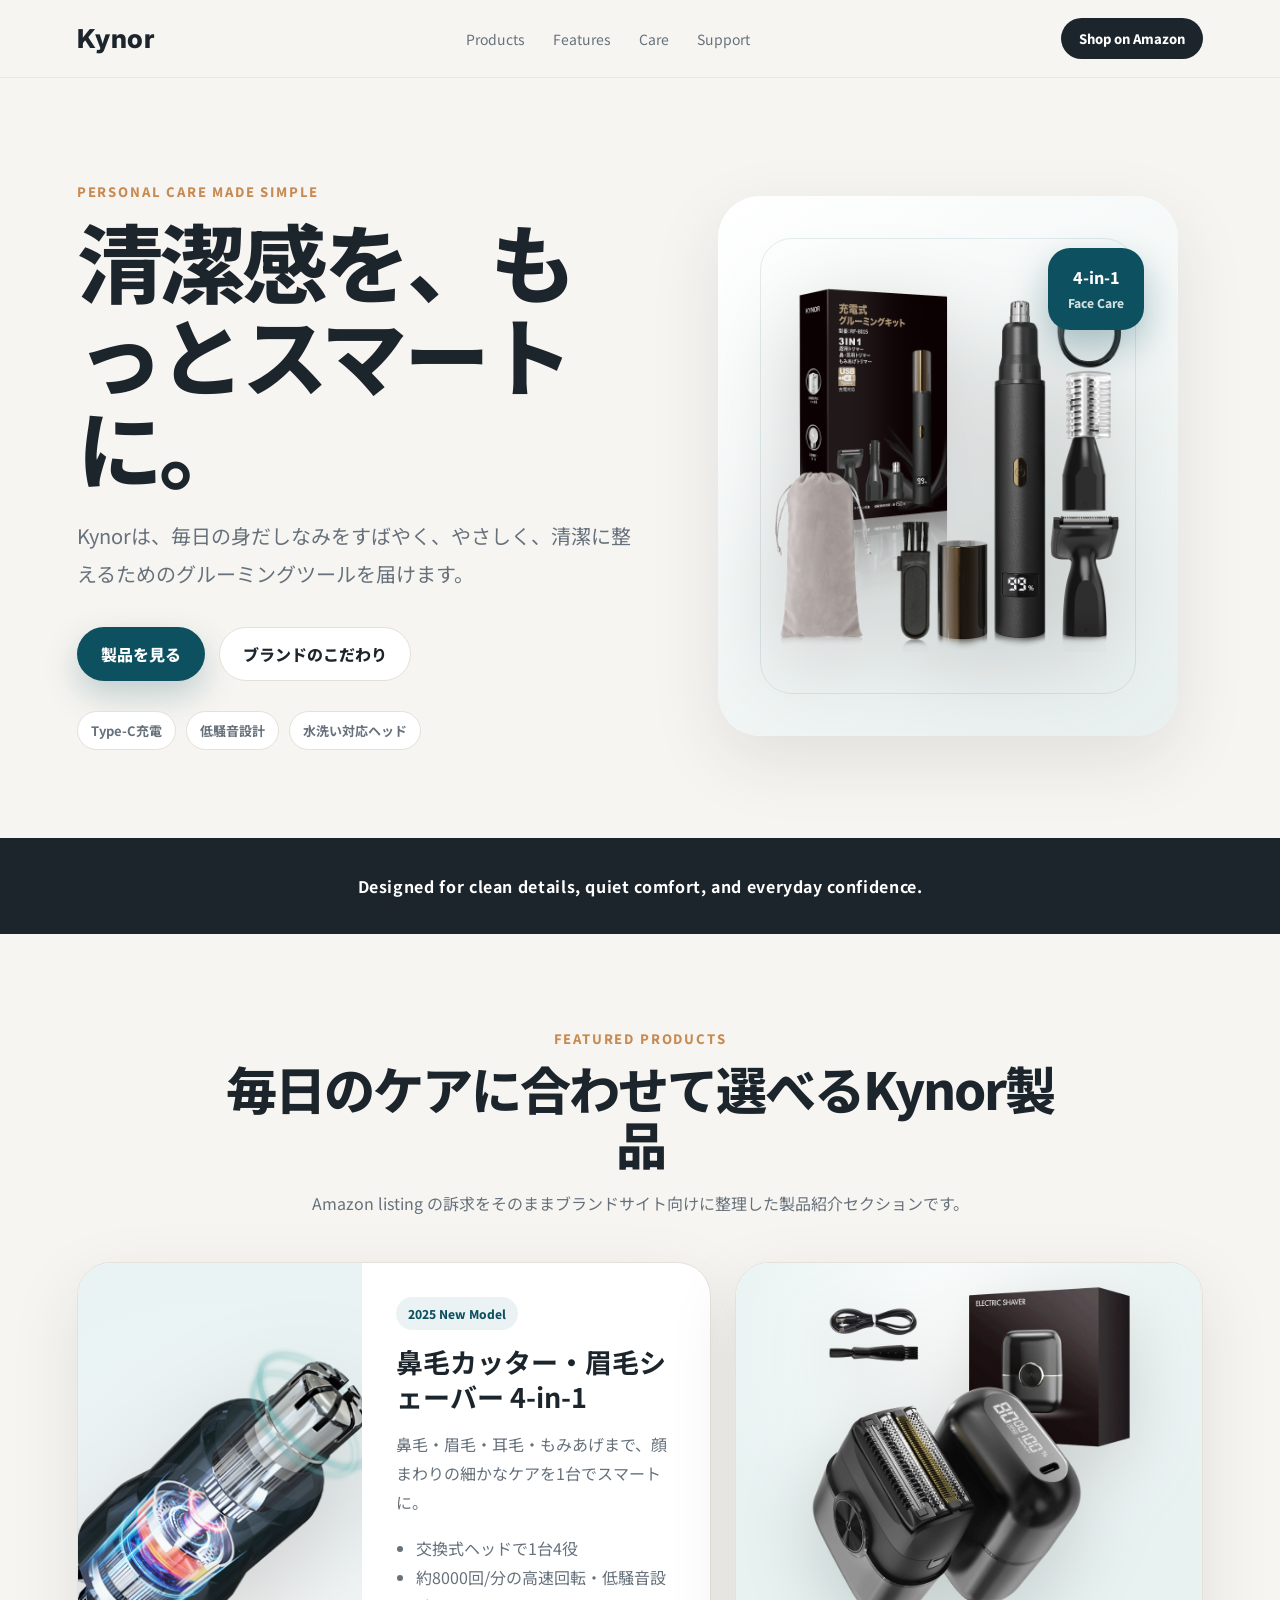
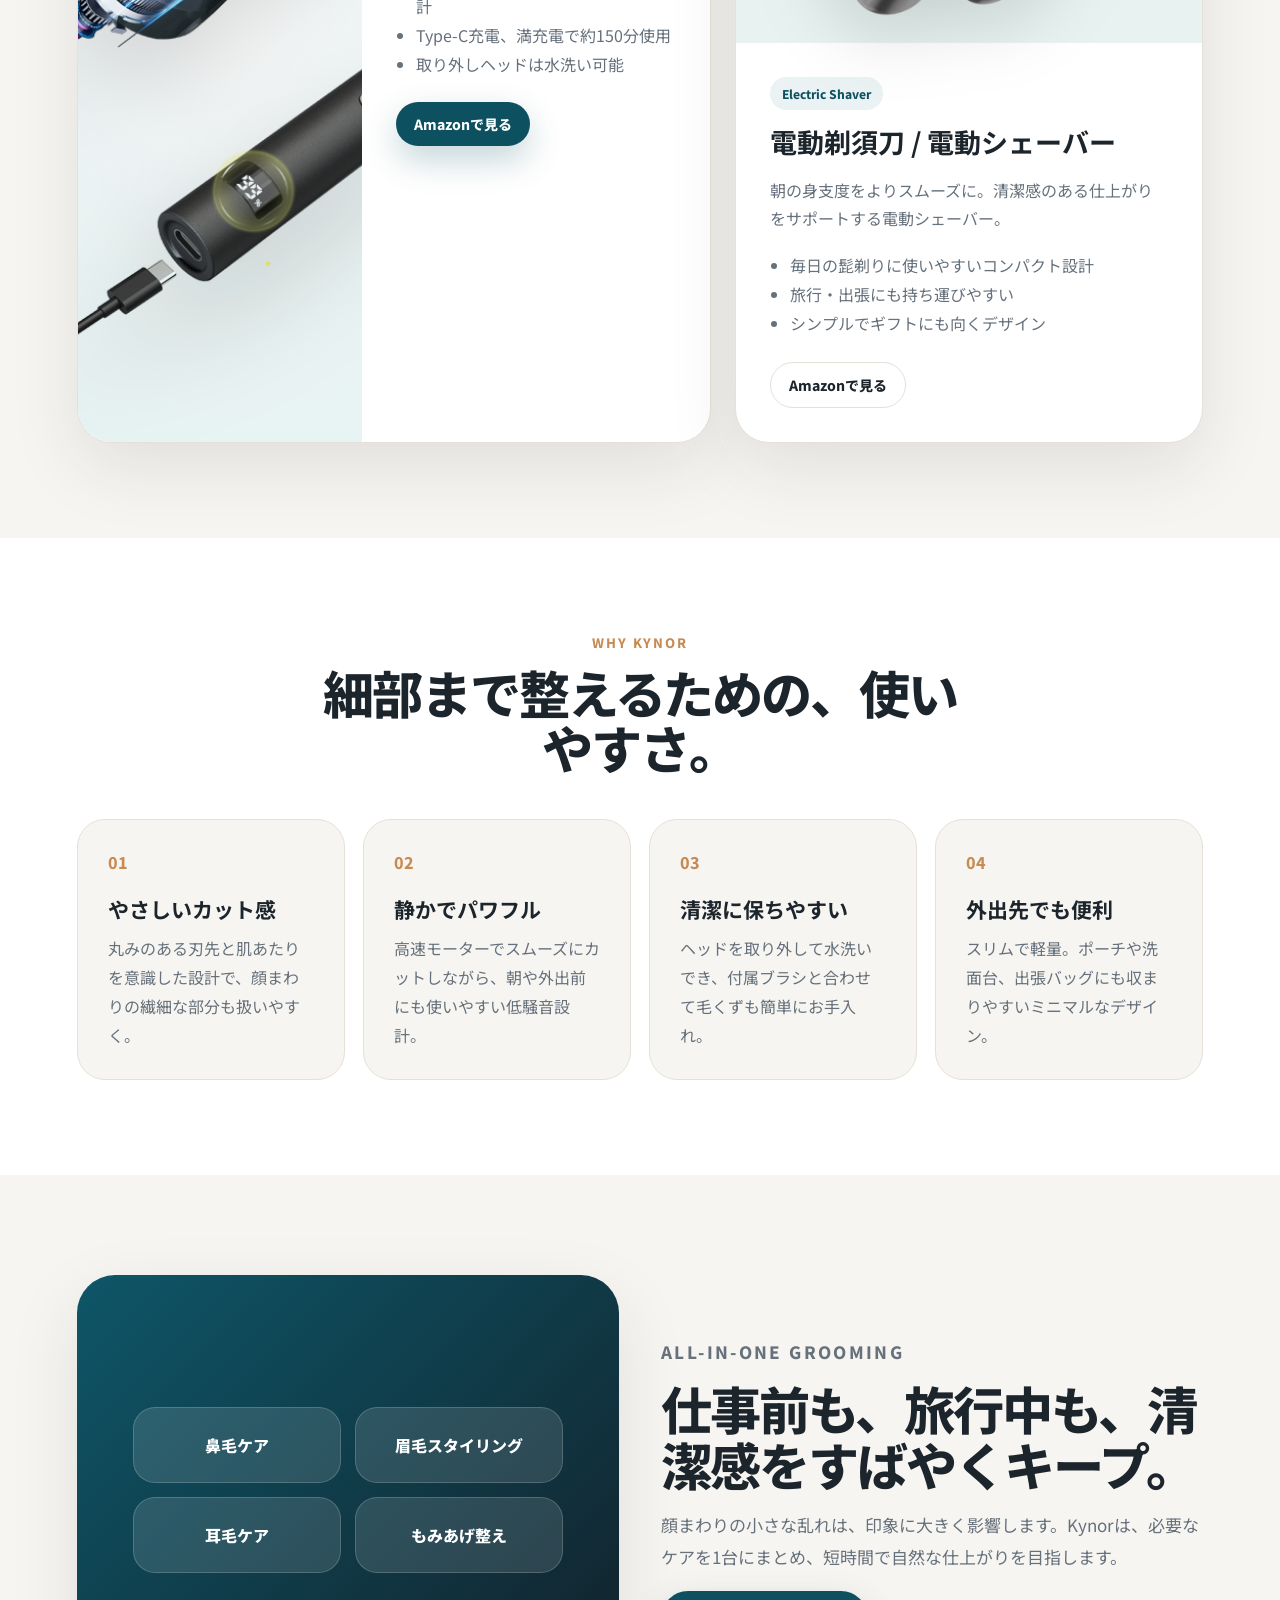
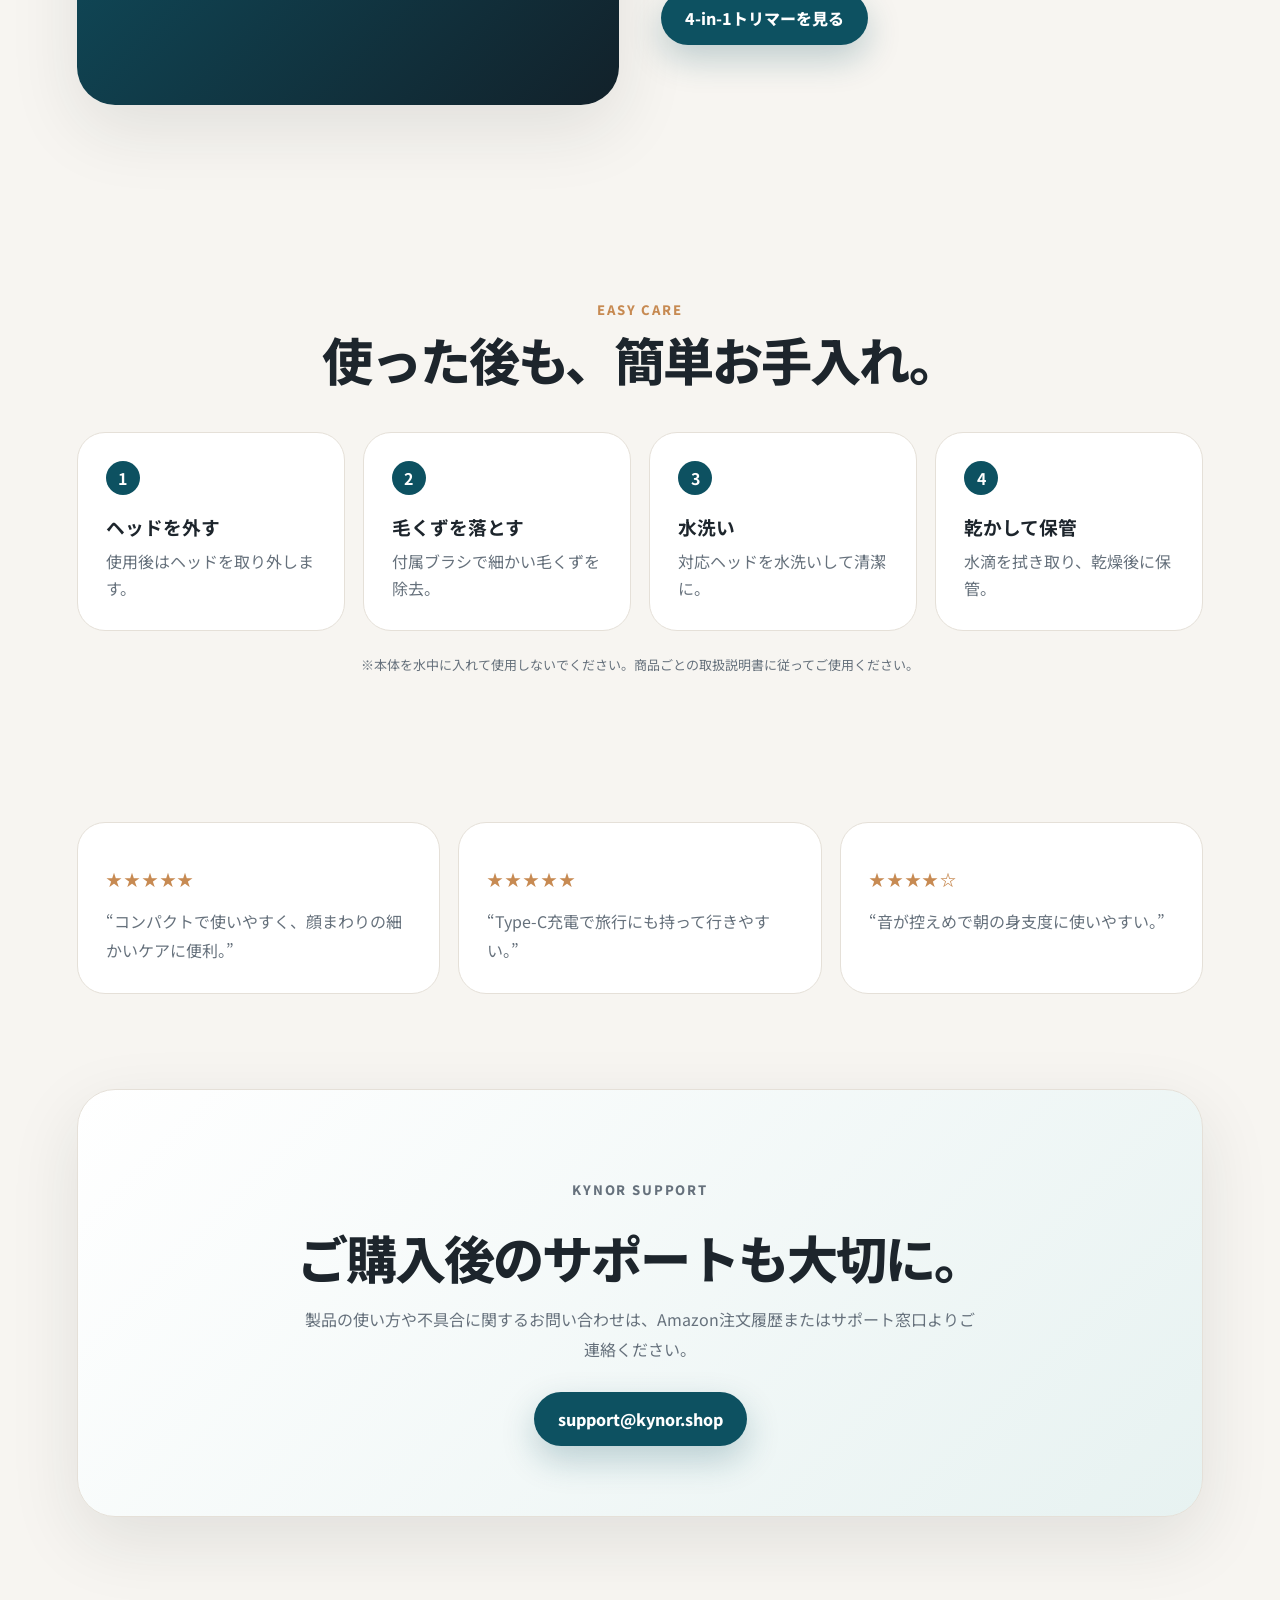
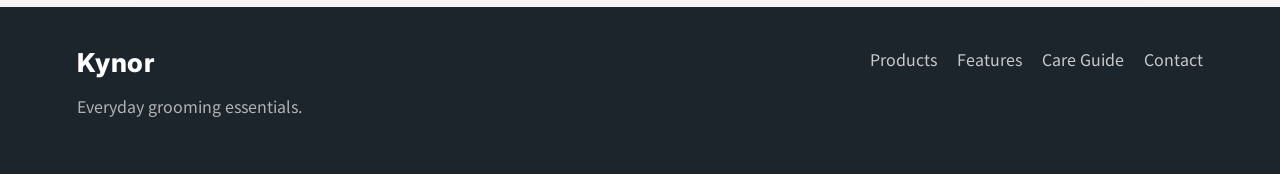
<file: index.html>
<!doctype html>
<html lang="ja">
<head>
  <meta charset="utf-8" />
  <meta name="viewport" content="width=device-width, initial-scale=1" />
  <title>Kynor | Everyday Grooming Essentials</title>
  <meta name="description" content="Kynor公式ブランドサイト。鼻毛カッター、眉毛シェーバー、電動シェーバーなど、毎日の身だしなみをスマートに整えるグルーミングアイテム。" />
  <link rel="preconnect" href="https://fonts.googleapis.com">
  <link rel="preconnect" href="https://fonts.gstatic.com" crossorigin>
  <link href="https://fonts.googleapis.com/css2?family=Noto+Sans+JP:wght@400;500;700;800&family=Inter:wght@500;700;800&display=swap" rel="stylesheet">
  <link rel="stylesheet" href="styles.css" />
</head>
<body>
  <header class="site-header">
    <a class="logo" href="#top">Kynor</a>
    <nav class="nav">
      <a href="#products">Products</a>
      <a href="#features">Features</a>
      <a href="#care">Care</a>
      <a href="#support">Support</a>
    </nav>
    <a class="header-btn" href="#products">Shop on Amazon</a>
  </header>

  <main id="top">
    <section class="hero">
      <div class="hero-copy">
        <p class="eyebrow">Personal care made simple</p>
        <h1>清潔感を、もっとスマートに。</h1>
        <p class="lead">Kynorは、毎日の身だしなみをすばやく、やさしく、清潔に整えるためのグルーミングツールを届けます。</p>
        <div class="hero-actions">
          <a class="primary-btn" href="#products">製品を見る</a>
          <a class="secondary-btn" href="#features">ブランドのこだわり</a>
        </div>
        <div class="trust-row">
          <span>Type-C充電</span>
          <span>低騒音設計</span>
          <span>水洗い対応ヘッド</span>
        </div>
      </div>
      <div class="hero-visual" aria-label="Kynor grooming product visual">
        <div class="hero-image-card">
          <img src="images/hero-products.png" alt="Kynor grooming products" class="hero-product-img" />
          <div class="floating-badge">4-in-1<br><small>Face Care</small></div>
        </div>
      </div>
    </section>

    <section class="brand-strip">
      <p>Designed for clean details, quiet comfort, and everyday confidence.</p>
    </section>

    <section id="products" class="section products-section">
      <div class="section-heading">
        <p class="eyebrow">Featured Products</p>
        <h2>毎日のケアに合わせて選べるKynor製品</h2>
        <p>Amazon listing の訴求をそのままブランドサイト向けに整理した製品紹介セクションです。</p>
      </div>

      <div class="product-grid">
        <article class="product-card featured">
          <div class="product-image">
            <img src="images/trimmer-main.png" alt="Kynor 4-in-1鼻毛カッター・眉毛シェーバー" class="trimmer-main-img" />
          </div>
          <div class="product-content">
            <span class="tag">2025 New Model</span>
            <h3>鼻毛カッター・眉毛シェーバー 4-in-1</h3>
            <p>鼻毛・眉毛・耳毛・もみあげまで、顔まわりの細かなケアを1台でスマートに。</p>
            <ul>
              <li>交換式ヘッドで1台4役</li>
              <li>約8000回/分の高速回転・低騒音設計</li>
              <li>Type-C充電、満充電で約150分使用</li>
              <li>取り外しヘッドは水洗い可能</li>
            </ul>
            <a class="primary-btn small" href="https://www.amazon.co.jp/dp/B0F99F11BW" target="_blank" rel="noopener">Amazonで見る</a>
          </div>
        </article>

        <article class="product-card">
          <div class="product-image">
            <img src="images/shaver-main.png" alt="Kynor電動シェーバー" />
          </div>
          <div class="product-content">
            <span class="tag">Electric Shaver</span>
            <h3>電動剃須刀 / 電動シェーバー</h3>
            <p>朝の身支度をよりスムーズに。清潔感のある仕上がりをサポートする電動シェーバー。</p>
            <ul>
              <li>毎日の髭剃りに使いやすいコンパクト設計</li>
              <li>旅行・出張にも持ち運びやすい</li>
              <li>シンプルでギフトにも向くデザイン</li>
            </ul>
            <a class="secondary-btn small" href="https://www.amazon.co.jp/dp/B0FLK7RG99" target="_blank" rel="noopener">Amazonで見る</a>
          </div>
        </article>
      </div>
    </section>

    <section id="features" class="section feature-section">
      <div class="section-heading narrow">
        <p class="eyebrow">Why Kynor</p>
        <h2>細部まで整えるための、使いやすさ。</h2>
      </div>
      <div class="feature-grid">
        <div class="feature-card">
          <span class="feature-icon">01</span>
          <h3>やさしいカット感</h3>
          <p>丸みのある刃先と肌あたりを意識した設計で、顔まわりの繊細な部分も扱いやすく。</p>
        </div>
        <div class="feature-card">
          <span class="feature-icon">02</span>
          <h3>静かでパワフル</h3>
          <p>高速モーターでスムーズにカットしながら、朝や外出前にも使いやすい低騒音設計。</p>
        </div>
        <div class="feature-card">
          <span class="feature-icon">03</span>
          <h3>清潔に保ちやすい</h3>
          <p>ヘッドを取り外して水洗いでき、付属ブラシと合わせて毛くずも簡単にお手入れ。</p>
        </div>
        <div class="feature-card">
          <span class="feature-icon">04</span>
          <h3>外出先でも便利</h3>
          <p>スリムで軽量。ポーチや洗面台、出張バッグにも収まりやすいミニマルなデザイン。</p>
        </div>
      </div>
    </section>

    <section class="split-section">
      <div class="split-visual">
        <div class="usage-card">
          <span>鼻毛ケア</span><span>眉毛スタイリング</span><span>耳毛ケア</span><span>もみあげ整え</span>
        </div>
      </div>
      <div class="split-copy">
        <p class="eyebrow">All-in-one grooming</p>
        <h2>仕事前も、旅行中も、清潔感をすばやくキープ。</h2>
        <p>顔まわりの小さな乱れは、印象に大きく影響します。Kynorは、必要なケアを1台にまとめ、短時間で自然な仕上がりを目指します。</p>
        <a class="primary-btn" href="https://www.amazon.co.jp/dp/B0F99F11BW" target="_blank" rel="noopener">4-in-1トリマーを見る</a>
      </div>
    </section>

    <section id="care" class="section care-section">
      <div class="section-heading">
        <p class="eyebrow">Easy Care</p>
        <h2>使った後も、簡単お手入れ。</h2>
      </div>
      <div class="care-steps">
        <div><strong>1</strong><h3>ヘッドを外す</h3><p>使用後はヘッドを取り外します。</p></div>
        <div><strong>2</strong><h3>毛くずを落とす</h3><p>付属ブラシで細かい毛くずを除去。</p></div>
        <div><strong>3</strong><h3>水洗い</h3><p>対応ヘッドを水洗いして清潔に。</p></div>
        <div><strong>4</strong><h3>乾かして保管</h3><p>水滴を拭き取り、乾燥後に保管。</p></div>
      </div>
      <p class="note">※本体を水中に入れて使用しないでください。商品ごとの取扱説明書に従ってご使用ください。</p>
    </section>

    <section class="review-section">
      <div class="review-card">
        <p class="stars">★★★★★</p>
        <blockquote>“コンパクトで使いやすく、顔まわりの細かいケアに便利。”</blockquote>
      </div>
      <div class="review-card">
        <p class="stars">★★★★★</p>
        <blockquote>“Type-C充電で旅行にも持って行きやすい。”</blockquote>
      </div>
      <div class="review-card">
        <p class="stars">★★★★☆</p>
        <blockquote>“音が控えめで朝の身支度に使いやすい。”</blockquote>
      </div>
    </section>

    <section id="support" class="cta-section">
      <p class="eyebrow">Kynor Support</p>
      <h2>ご購入後のサポートも大切に。</h2>
      <p>製品の使い方や不具合に関するお問い合わせは、Amazon注文履歴またはサポート窓口よりご連絡ください。</p>
      <a class="primary-btn" href="mailto:support@kynor.shop">support@kynor.shop</a>
    </section>
  </main>

  <footer class="footer">
    <div>
      <a class="logo" href="#top">Kynor</a>
      <p>Everyday grooming essentials.</p>
    </div>
    <div class="footer-links">
      <a href="#products">Products</a>
      <a href="#features">Features</a>
      <a href="#care">Care Guide</a>
      <a href="mailto:support@kynor.shop">Contact</a>
    </div>
  </footer>
</body>
</html>
</file>
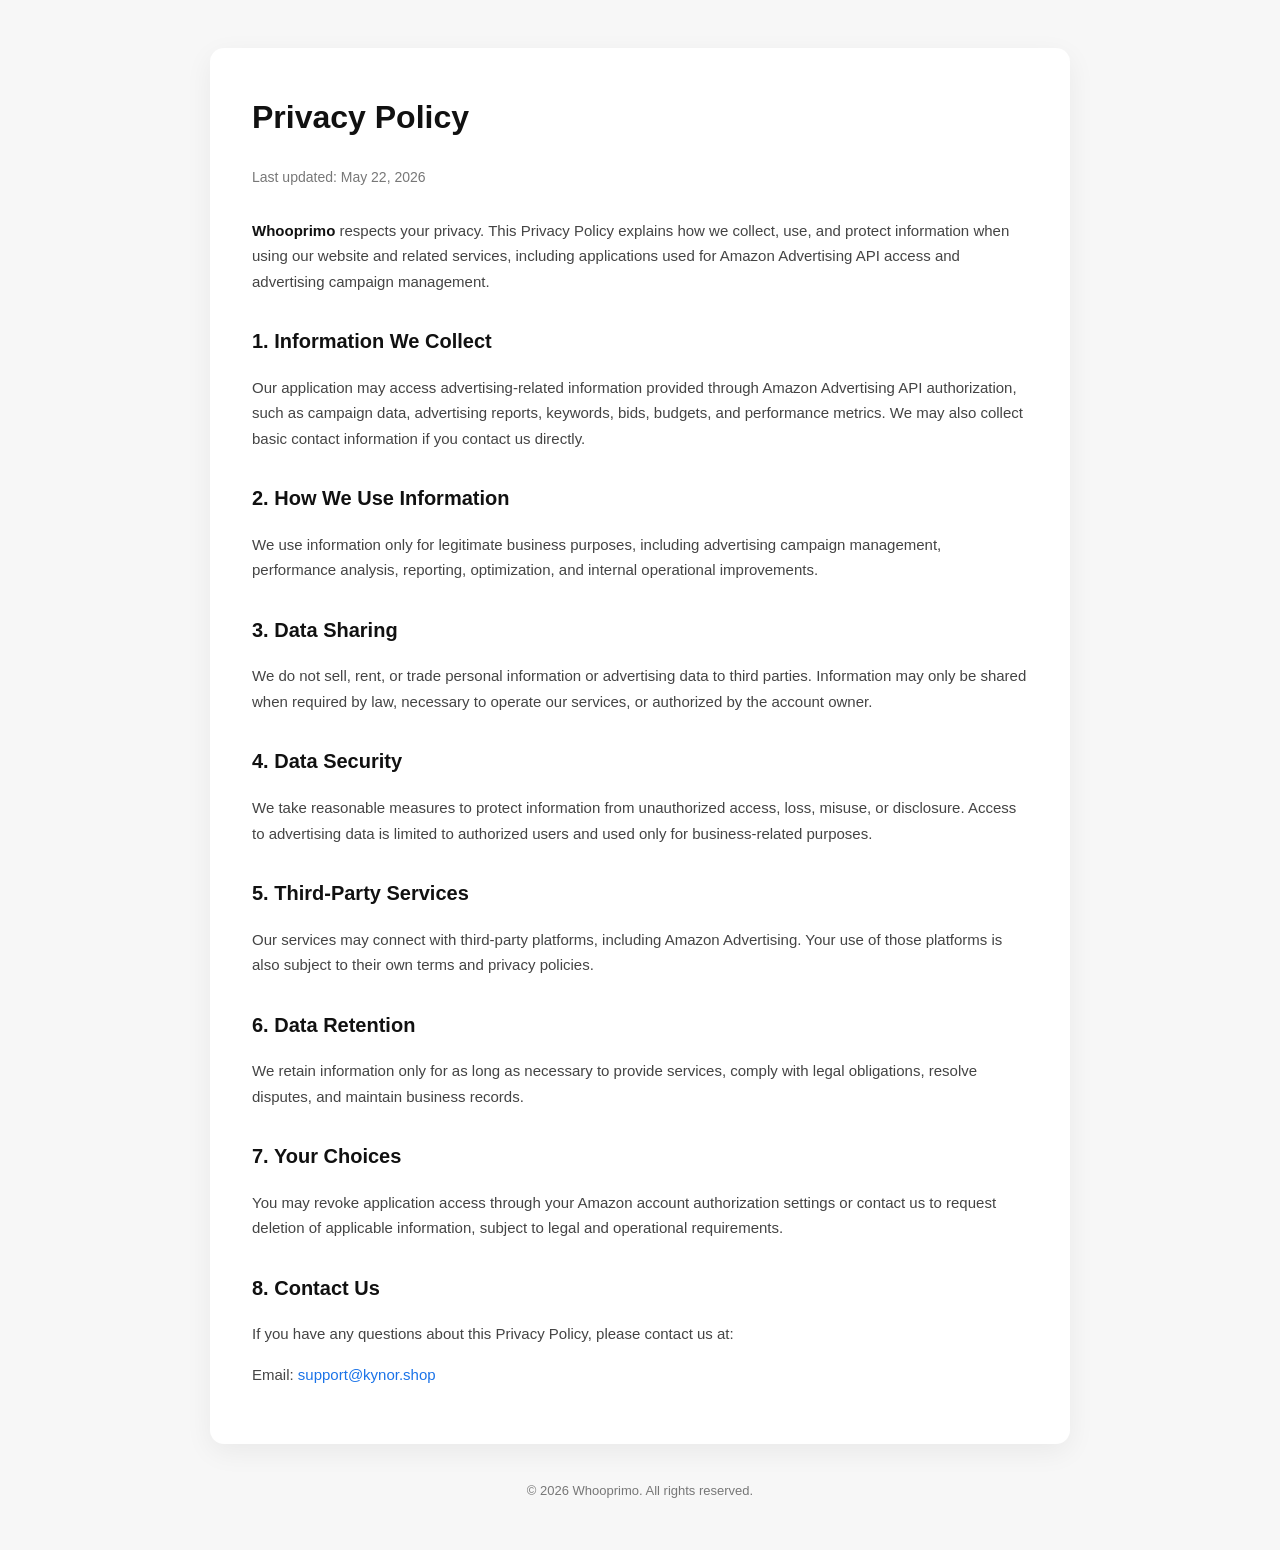
<file: privacy/index.html>
<!DOCTYPE html>
<html lang="en">
<head>
  <meta charset="UTF-8" />
  <meta name="viewport" content="width=device-width, initial-scale=1.0" />
  <title>Privacy Policy | Whooprimo</title>
  <style>
    body {
      margin: 0;
      font-family: Arial, Helvetica, sans-serif;
      background: #f7f7f7;
      color: #222;
      line-height: 1.7;
    }
    .container {
      max-width: 860px;
      margin: 0 auto;
      padding: 48px 20px;
    }
    .card {
      background: #fff;
      padding: 42px;
      border-radius: 14px;
      box-shadow: 0 8px 28px rgba(0,0,0,0.06);
    }
    h1 {
      margin-top: 0;
      font-size: 32px;
      color: #111;
    }
    h2 {
      margin-top: 30px;
      font-size: 20px;
      color: #111;
    }
    p, li {
      font-size: 15px;
      color: #444;
    }
    .brand {
      font-weight: bold;
      color: #111;
    }
    .date {
      color: #777;
      font-size: 14px;
      margin-bottom: 28px;
    }
    a {
      color: #1a73e8;
      text-decoration: none;
    }
    a:hover {
      text-decoration: underline;
    }
    footer {
      margin-top: 36px;
      font-size: 13px;
      color: #777;
      text-align: center;
    }
  </style>
</head>
<body>
  <div class="container">
    <div class="card">
      <h1>Privacy Policy</h1>
      <p class="date">Last updated: May 22, 2026</p>

      <p>
        <span class="brand">Whooprimo</span> respects your privacy. This Privacy Policy explains how we collect, use, and protect information when using our website and related services, including applications used for Amazon Advertising API access and advertising campaign management.
      </p>

      <h2>1. Information We Collect</h2>
      <p>
        Our application may access advertising-related information provided through Amazon Advertising API authorization, such as campaign data, advertising reports, keywords, bids, budgets, and performance metrics. We may also collect basic contact information if you contact us directly.
      </p>

      <h2>2. How We Use Information</h2>
      <p>
        We use information only for legitimate business purposes, including advertising campaign management, performance analysis, reporting, optimization, and internal operational improvements.
      </p>

      <h2>3. Data Sharing</h2>
      <p>
        We do not sell, rent, or trade personal information or advertising data to third parties. Information may only be shared when required by law, necessary to operate our services, or authorized by the account owner.
      </p>

      <h2>4. Data Security</h2>
      <p>
        We take reasonable measures to protect information from unauthorized access, loss, misuse, or disclosure. Access to advertising data is limited to authorized users and used only for business-related purposes.
      </p>

      <h2>5. Third-Party Services</h2>
      <p>
        Our services may connect with third-party platforms, including Amazon Advertising. Your use of those platforms is also subject to their own terms and privacy policies.
      </p>

      <h2>6. Data Retention</h2>
      <p>
        We retain information only for as long as necessary to provide services, comply with legal obligations, resolve disputes, and maintain business records.
      </p>

      <h2>7. Your Choices</h2>
      <p>
        You may revoke application access through your Amazon account authorization settings or contact us to request deletion of applicable information, subject to legal and operational requirements.
      </p>

      <h2>8. Contact Us</h2>
      <p>
        If you have any questions about this Privacy Policy, please contact us at:
      </p>
      <p>
        Email: <a href="mailto:support@kynor.shop">support@kynor.shop</a>
      </p>
    </div>

    <footer>
      © 2026 Whooprimo. All rights reserved.
    </footer>
  </div>
</body>
</html>
</file>
<file: styles.css>
:root{--bg:#f7f5f1;--card:#fff;--ink:#1d252c;--muted:#66717c;--line:#e5e0d8;--accent:#0d5161;--accent2:#c78a52;--soft:#eaf2f3;--shadow:0 24px 70px rgba(29,37,44,.10)}*{box-sizing:border-box}html{scroll-behavior:smooth}body{margin:0;font-family:"Noto Sans JP",Inter,system-ui,sans-serif;background:var(--bg);color:var(--ink)}a{text-decoration:none;color:inherit}.site-header{position:sticky;top:0;z-index:10;display:flex;align-items:center;justify-content:space-between;padding:18px 6vw;background:rgba(247,245,241,.86);backdrop-filter:blur(16px);border-bottom:1px solid rgba(229,224,216,.75)}.logo{font-family:Inter,sans-serif;font-weight:800;font-size:26px;letter-spacing:.02em}.nav{display:flex;gap:28px;font-size:14px;color:var(--muted)}.nav a:hover{color:var(--accent)}.header-btn,.primary-btn,.secondary-btn{display:inline-flex;align-items:center;justify-content:center;border-radius:999px;font-weight:800;transition:.2s ease}.header-btn{padding:11px 18px;background:var(--ink);color:#fff;font-size:13px}.primary-btn{padding:15px 24px;background:var(--accent);color:#fff;box-shadow:0 14px 34px rgba(13,81,97,.24)}.secondary-btn{padding:14px 23px;border:1px solid var(--line);background:#fff;color:var(--ink)}.small{padding:12px 18px;font-size:14px}.primary-btn:hover,.header-btn:hover{transform:translateY(-2px);filter:brightness(1.06)}.secondary-btn:hover{transform:translateY(-2px);border-color:var(--accent)}.hero{display:grid;grid-template-columns:1.05fr .95fr;gap:52px;align-items:center;min-height:760px;padding:86px 6vw 70px}.eyebrow{margin:0 0 13px;color:var(--accent2);font-weight:800;text-transform:uppercase;letter-spacing:.14em;font-size:13px}.hero h1,.section h2,.split-copy h2,.cta-section h2{margin:0;font-weight:800;letter-spacing:-.04em;line-height:1.08}.hero h1{font-size:clamp(46px,7vw,86px)}.lead{max-width:620px;margin:24px 0 0;font-size:20px;line-height:1.9;color:var(--muted)}.hero-actions{display:flex;gap:14px;flex-wrap:wrap;margin-top:34px}.trust-row{display:flex;flex-wrap:wrap;gap:10px;margin-top:30px}.trust-row span{padding:9px 13px;border-radius:999px;background:#fff;border:1px solid var(--line);font-size:13px;font-weight:700;color:var(--muted)}.hero-visual{display:flex;justify-content:center}.device-card{position:relative;width:min(440px,88vw);height:540px;border-radius:42px;background:linear-gradient(145deg,#fff,#e8f0ef);box-shadow:var(--shadow);overflow:hidden}.device-card:before{content:"";position:absolute;inset:42px;border:1px solid rgba(13,81,97,.1);border-radius:32px}.device{position:absolute;left:50%;transform:translateX(-50%);width:76px;height:355px;border-radius:50px;background:linear-gradient(90deg,#111820,#26333d 35%,#0f151a);box-shadow:inset -12px 0 20px rgba(255,255,255,.08),0 20px 50px rgba(0,0,0,.22)}.device-main{top:88px}.device-side{top:178px;left:68%;height:270px;width:54px;opacity:.72}.device span{position:absolute;left:50%;top:26px;transform:translateX(-50%);width:34px;height:34px;border-radius:50%;border:3px solid #8ba0aa}.floating-badge{position:absolute;right:34px;top:52px;padding:17px 20px;border-radius:22px;background:var(--accent);color:#fff;font-weight:800;text-align:center;box-shadow:0 16px 36px rgba(13,81,97,.32)}.floating-badge small{font-size:12px;opacity:.82}.brand-strip{padding:20px 6vw;background:var(--ink);color:#fff;text-align:center;font-weight:700;letter-spacing:.04em}.section{padding:95px 6vw}.section-heading{text-align:center;max-width:840px;margin:0 auto 44px}.section-heading h2,.split-copy h2,.cta-section h2{font-size:clamp(34px,4vw,56px)}.section-heading p:not(.eyebrow),.split-copy p,.cta-section p{color:var(--muted);line-height:1.9}.product-grid{display:grid;grid-template-columns:1.15fr .85fr;gap:24px}.product-card{background:var(--card);border:1px solid var(--line);border-radius:34px;overflow:hidden;box-shadow:var(--shadow)}.product-card.featured{display:grid;grid-template-columns:.9fr 1.1fr}.product-image{min-height:380px;position:relative;display:flex;align-items:center;justify-content:center;background:radial-gradient(circle at 50% 20%,#fff 0,#e7f2f1 70%)}.mini-device{width:66px;height:300px;border-radius:42px;background:linear-gradient(90deg,#0d1216,#2d3942);box-shadow:0 22px 45px rgba(0,0,0,.22)}.head-icons{position:absolute;bottom:45px;display:flex;gap:12px}.head-icons span{width:40px;height:40px;border-radius:50%;background:#fff;border:1px solid var(--line);box-shadow:0 10px 24px rgba(0,0,0,.08)}.shaver-body{width:100px;height:245px;border-radius:44px;background:linear-gradient(90deg,#10161c,#30404b);box-shadow:0 22px 48px rgba(0,0,0,.22)}.shaver-head{position:absolute;top:65px;width:126px;height:58px;border-radius:22px;background:linear-gradient(180deg,#dfe6e8,#7f929a);border:7px solid #192229}.product-content{padding:34px}.tag{display:inline-flex;margin-bottom:15px;padding:8px 12px;border-radius:999px;background:var(--soft);color:var(--accent);font-weight:800;font-size:12px}.product-content h3{margin:0 0 13px;font-size:27px;line-height:1.28}.product-content p,.product-content li{color:var(--muted);line-height:1.8}.product-content ul{padding-left:20px;margin:18px 0 24px}.feature-section{background:#fff}.narrow{max-width:660px}.feature-grid{display:grid;grid-template-columns:repeat(4,1fr);gap:18px}.feature-card{padding:30px;border-radius:28px;background:var(--bg);border:1px solid var(--line)}.feature-icon{display:inline-flex;margin-bottom:20px;color:var(--accent2);font-weight:800}.feature-card h3{font-size:21px;margin:0 0 10px}.feature-card p{color:var(--muted);line-height:1.8;margin:0}.split-section{display:grid;grid-template-columns:1fr 1fr;gap:42px;padding:100px 6vw;align-items:center}.split-visual{min-height:430px;border-radius:38px;background:linear-gradient(135deg,#0e5668,#12212a);display:flex;align-items:center;justify-content:center;box-shadow:var(--shadow)}.usage-card{display:grid;grid-template-columns:1fr 1fr;gap:14px;width:min(430px,86%)}.usage-card span{padding:25px 16px;text-align:center;border-radius:22px;background:rgba(255,255,255,.12);color:#fff;font-weight:800;border:1px solid rgba(255,255,255,.18)}.split-copy p{font-size:17px}.care-steps{display:grid;grid-template-columns:repeat(4,1fr);gap:18px}.care-steps div{padding:28px;border-radius:28px;background:#fff;border:1px solid var(--line)}.care-steps strong{display:inline-flex;width:34px;height:34px;align-items:center;justify-content:center;border-radius:50%;background:var(--accent);color:#fff}.care-steps h3{margin:18px 0 8px}.care-steps p{margin:0;color:var(--muted);line-height:1.7}.note{text-align:center;color:var(--muted);font-size:13px;margin-top:24px}.review-section{display:grid;grid-template-columns:repeat(3,1fr);gap:18px;padding:40px 6vw 95px}.review-card{padding:28px;border-radius:28px;background:#fff;border:1px solid var(--line)}.stars{color:var(--accent2);font-weight:800;letter-spacing:.12em}.review-card blockquote{margin:0;color:var(--muted);line-height:1.8}.cta-section{margin:0 6vw 90px;padding:70px 30px;text-align:center;border-radius:38px;background:linear-gradient(135deg,#fff,#e7f2f1);border:1px solid var(--line);box-shadow:var(--shadow)}.cta-section p{max-width:680px;margin:18px auto 28px}.footer{display:flex;justify-content:space-between;gap:24px;padding:40px 6vw;background:var(--ink);color:#fff}.footer p{color:rgba(255,255,255,.65)}.footer-links{display:flex;flex-wrap:wrap;gap:20px;color:rgba(255,255,255,.75)}@media(max-width:900px){.nav{display:none}.hero,.product-grid,.product-card.featured,.split-section{grid-template-columns:1fr}.hero{min-height:auto;padding-top:52px}.device-card{height:460px}.feature-grid,.care-steps,.review-section{grid-template-columns:1fr 1fr}.footer{flex-direction:column}}@media(max-width:560px){.site-header{padding:14px 5vw}.header-btn{display:none}.hero,.section,.split-section{padding-left:5vw;padding-right:5vw}.hero h1{font-size:44px}.lead{font-size:17px}.feature-grid,.care-steps,.review-section{grid-template-columns:1fr}.product-content{padding:26px}.footer-links{flex-direction:column}.usage-card{grid-template-columns:1fr}}


/* Real product image replacements */
.hero-image-card{position:relative;width:min(460px,90vw);min-height:540px;border-radius:42px;background:linear-gradient(145deg,#fff,#e8f0ef);box-shadow:var(--shadow);display:flex;align-items:center;justify-content:center;padding:44px;overflow:hidden}.hero-image-card:before{content:"";position:absolute;inset:42px;border:1px solid rgba(13,81,97,.10);border-radius:32px;pointer-events:none}.hero-product-img{position:relative;z-index:1;width:100%;max-height:420px;object-fit:contain;display:block;filter:drop-shadow(0 24px 45px rgba(0,0,0,.18))}.hero-image-card .floating-badge{z-index:2}.product-image img{width:82%;max-height:340px;object-fit:contain;display:block;filter:drop-shadow(0 20px 38px rgba(0,0,0,.16))}
@media(max-width:900px){.hero-image-card{min-height:460px}}
@media(max-width:560px){.hero-image-card{min-height:380px;padding:30px}.product-image img{width:88%;max-height:300px}}


/* Trimmer 1:2 long image layout adjustment */
.product-card.featured .product-image {
  min-height: 760px;
  overflow: hidden;
  background:
    radial-gradient(circle at 50% 45%, rgba(255,255,255,.88) 0%, rgba(234,242,243,.92) 46%, #e8f3f3 100%);
}

.product-image .trimmer-main-img,
.product-image img[src="images/trimmer-main.png"] {
  width: auto;
  height: 92%;
  max-height: none;
  object-fit: contain;
  display: block;
  transform: none;
  transform-origin: center center;
  filter: drop-shadow(0 40px 55px rgba(0,0,0,.18));
  mix-blend-mode: multiply;
}

/* Keep the second product image in the original card style */
.product-card:not(.featured) .product-image {
  min-height: 380px;
}

.product-card:not(.featured) .product-image img {
  width: 82%;
  max-height: 340px;
  height: auto;
  transform: none;
  mix-blend-mode: normal;
}

@media(max-width:900px){
  .product-card.featured .product-image {
    min-height: 640px;
  }

  .product-image .trimmer-main-img,
  .product-image img[src="images/trimmer-main.png"] {
    height: 88%;
    transform: scale(1.22);
  }
}

@media(max-width:560px){
  .product-card.featured .product-image {
    min-height: 520px;
  }

  .product-image .trimmer-main-img,
  .product-image img[src="images/trimmer-main.png"] {
    height: 86%;
    transform: scale(1.12);
  }
}
</file>
